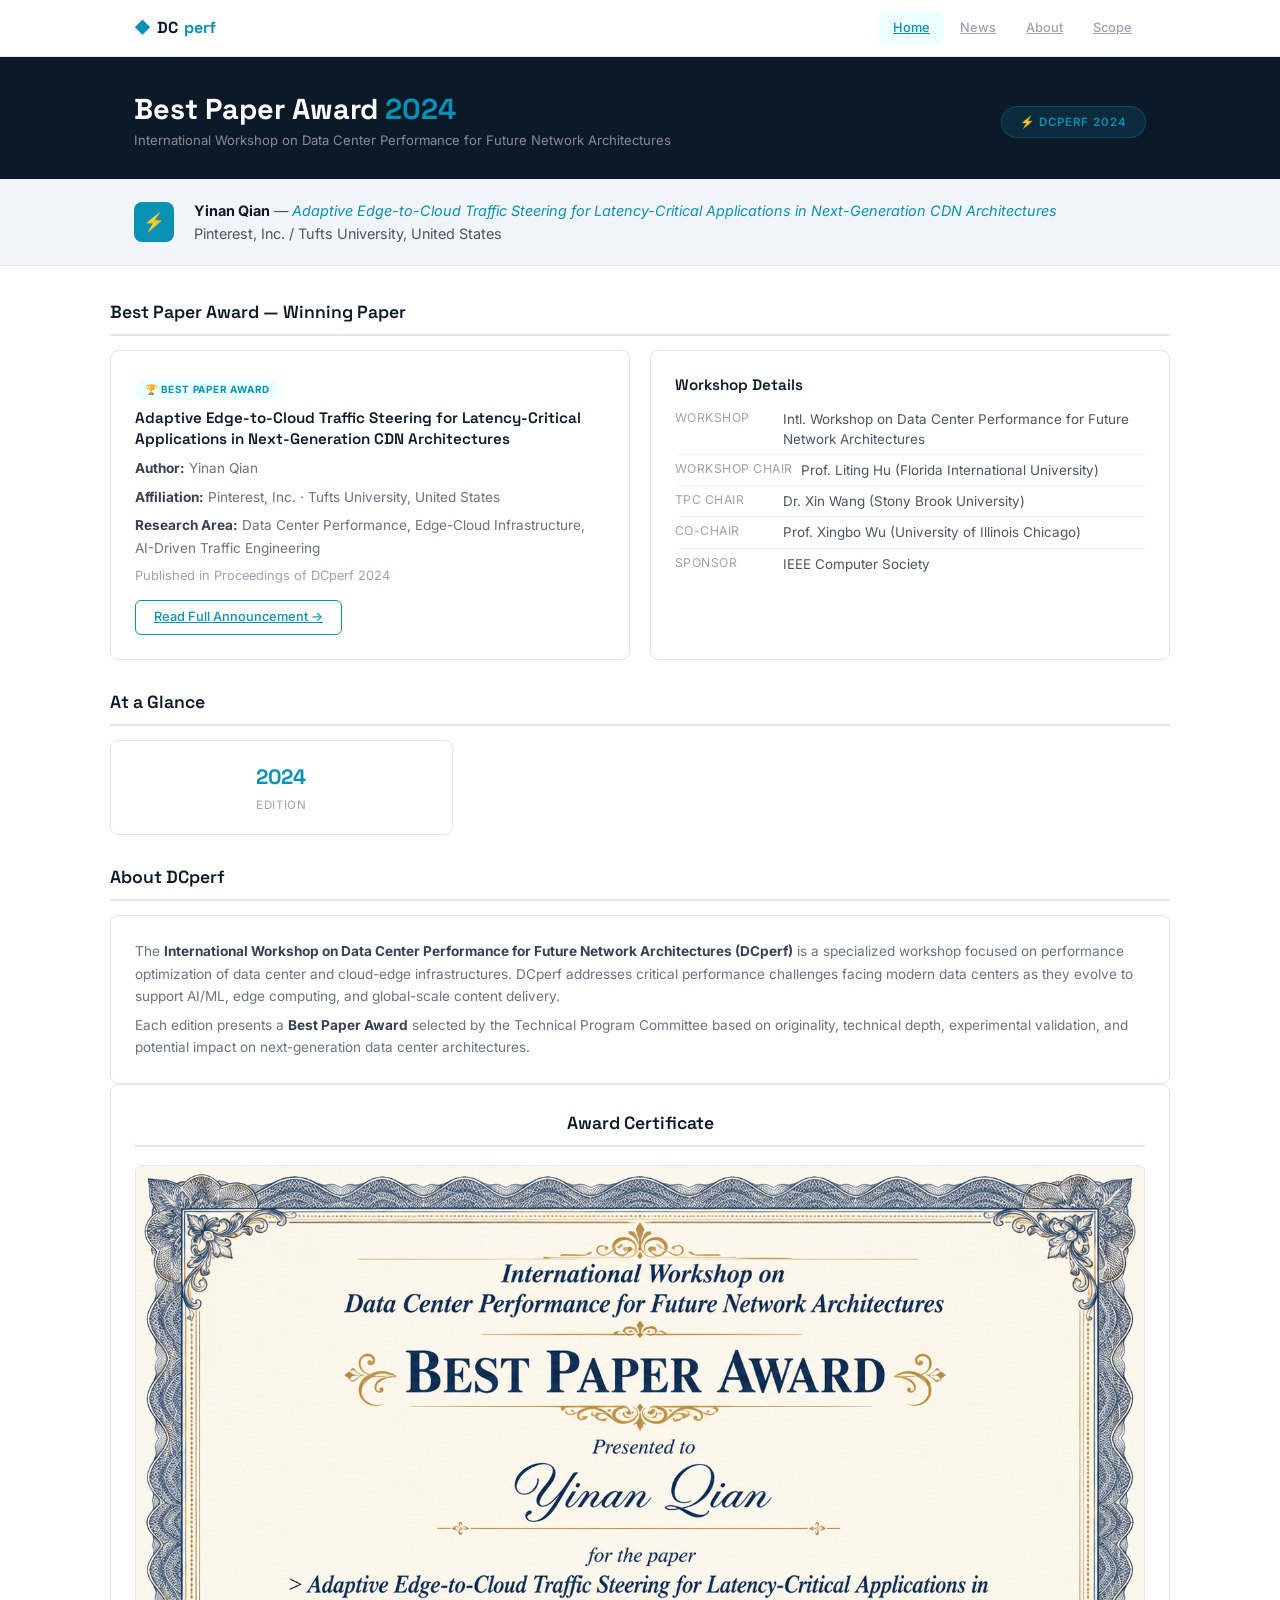
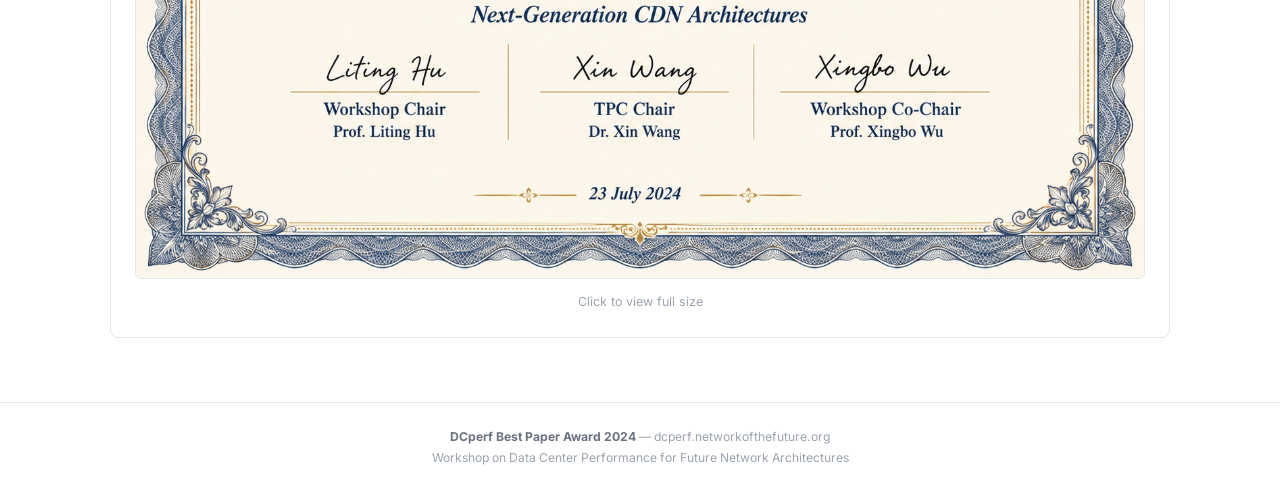
<file: index.html>
<!DOCTYPE html>
<html lang="en">
<head>
  <meta charset="UTF-8">
  <meta name="viewport" content="width=device-width, initial-scale=1.0">
  <title>DCperf 2024 Best Paper Award</title>
  <meta name="description" content="DCperf 2024 Best Paper Award — Workshop on Data Center Performance for Future Network Architectures.">
  <link rel="stylesheet" href="/css/style.css">
  <link rel="icon" href="data:image/svg+xml,<svg xmlns=%22http://www.w3.org/2000/svg%22 viewBox=%220 0 100 100%22><text y=%22.9em%22 font-size=%2290%22>⚡</text></svg>">
</head>
<body>

<header class="site-hdr">
  <div class="container hdr-inner">
    <div class="logo"><span style="color:var(--cyan);">◆</span> DC<span style="color:var(--cyan);">perf</span></div>
    <button class="menu-btn" onclick="document.querySelector('.nav').classList.toggle('open')">☰</button>
    <nav class="nav">
      <a href="/" class="active">Home</a>
      <a href="/news/">News</a>
      <a href="/about.html">About</a>
      <a href="/scope.html">Scope</a>
    
    </nav>
  </div>
</header>

<div class="hero-bar">
  <div class="container">
    <div>
      <h1>Best Paper Award <span class="hl">2024</span></h1>
      <div class="sub">International Workshop on Data Center Performance for Future Network Architectures</div>
    </div>
    <div class="badge">⚡ DCperf 2024</div>
  </div>
</div>

<div class="winner-strip">
  <div class="container">
    <div class="icon">⚡</div>
    <div class="text">
      <strong>Yinan Qian</strong> — <em>Adaptive Edge-to-Cloud Traffic Steering for Latency-Critical Applications in Next-Generation CDN Architectures</em><br>
      Pinterest, Inc. / Tufts University, United States
    </div>
  </div>
</div>

<div class="container page-main">

  <h2 class="section-title">Best Paper Award — Winning Paper</h2>

  <div class="grid-2">
    <div class="card">
      <span class="tag">🏆 Best Paper Award</span>
      <h3>Adaptive Edge-to‑Cloud Traffic Steering for Latency‑Critical Applications in Next‑Generation CDN Architectures</h3>
      <p><strong>Author:</strong> Yinan Qian</p>
      <p><strong>Affiliation:</strong> Pinterest, Inc. · Tufts University, United States</p>
      <p><strong>Research Area:</strong> Data Center Performance, Edge-Cloud Infrastructure, AI-Driven Traffic Engineering</p>
      <p style="color:var(--slate-400);font-size:0.8rem;margin-top:6px;">Published in Proceedings of DCperf 2024</p>
      <a href="/news/yinan-qian-award.html" class="btn">Read Full Announcement →</a>
    </div>

    <div class="card">
      <h3>Workshop Details</h3>
      <ul>
        <li><span class="lbl">Workshop</span>Intl. Workshop on Data Center Performance for Future Network Architectures</li>
        <li><span class="lbl">Workshop Chair</span>Prof. Liting Hu (Florida International University)</li>
        <li><span class="lbl">TPC Chair</span>Dr. Xin Wang (Stony Brook University)</li>
        <li><span class="lbl">Co-Chair</span>Prof. Xingbo Wu (University of Illinois Chicago)</li>
        <li><span class="lbl">Sponsor</span>IEEE Computer Society</li>
      </ul>
    </div>
  </div>

  <h2 class="section-title">At a Glance</h2>

  <div class="grid-3">
    <div class="feat-card">
      <div class="num">2024</div>
      <div class="lbl">Edition</div>
    </div>
  </div>

  <h2 class="section-title">About DCperf</h2>

  <div class="card-full">
    <p>The <strong>International Workshop on Data Center Performance for Future Network Architectures (DCperf)</strong> is a specialized workshop focused on performance optimization of data center and cloud-edge infrastructures. DCperf addresses critical performance challenges facing modern data centers as they evolve to support AI/ML, edge computing, and global-scale content delivery.</p>
    <p>Each edition presents a <strong>Best Paper Award</strong> selected by the Technical Program Committee based on originality, technical depth, experimental validation, and potential impact on next-generation data center architectures.</p>
  </div>

  <!-- Certificate -->
  <div class="card-full" style="text-align:center;">
    <h2 class="section-title">Award Certificate</h2>
    <a href="/images/certificate.jpg" target="_blank">
      <img src="/images/certificate.jpg" alt="DCperf 2024 Best Paper Award Certificate" style="max-width:100%;height:auto;border:1px solid var(--border);border-radius:6px;margin-top:4px;">
    </a>
    <p style="font-size:0.78rem;color:var(--slate-400);margin-top:6px;">Click to view full size</p>
  </div>

</div>

<footer class="site-ftr">
  <div class="container">
    <p><strong>DCperf Best Paper Award 2024</strong> — dcperf.networkofthefuture.org</p>
    <p>Workshop on Data Center Performance for Future Network Architectures</p>
  </div>
</footer>

<script>
document.addEventListener('DOMContentLoaded', function() {
  var btn = document.querySelector('.menu-btn');
  var nav = document.querySelector('.nav');
  if (btn) btn.addEventListener('click', function() { nav.classList.toggle('open'); });
  nav.querySelectorAll('a').forEach(function(l) { l.addEventListener('click', function() { nav.classList.remove('open'); }); });
});
</script>

</body>
</html>
</file>
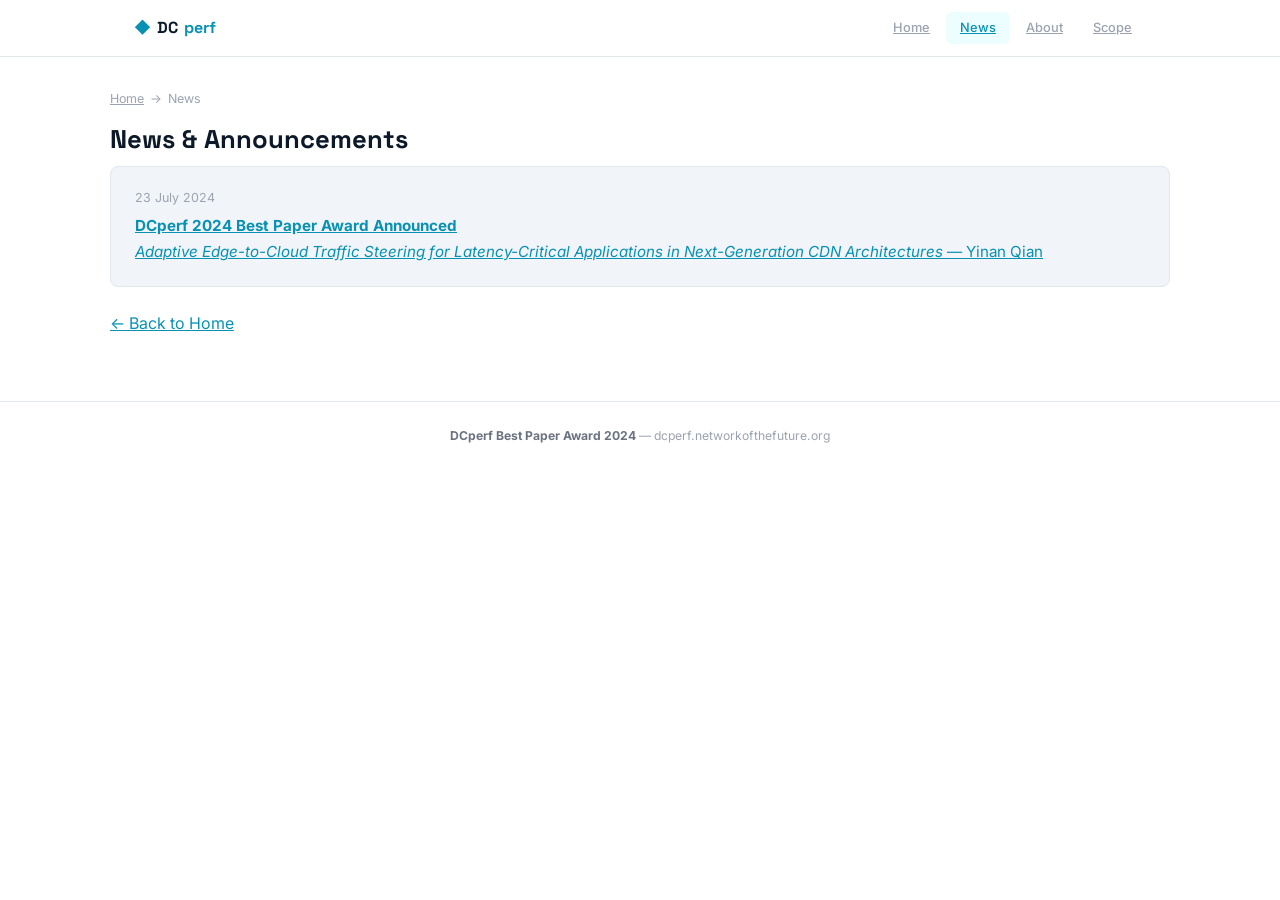
<file: news/index.html>
<!DOCTYPE html>
<html lang="en">
<head>
  <meta charset="UTF-8">
  <meta name="viewport" content="width=device-width, initial-scale=1.0">
  <title>News — DCperf 2024 Best Paper Award</title>
  <link rel="stylesheet" href="/css/style.css">
  <link rel="icon" href="data:image/svg+xml,<svg xmlns=%22http://www.w3.org/2000/svg%22 viewBox=%220 0 100 100%22><text y=%22.9em%22 font-size=%2290%22>⚡</text></svg>">
</head>
<body>
<header class="site-hdr">
  <div class="container hdr-inner">
    <div class="logo"><span style="color:var(--cyan);">◆</span> DC<span style="color:var(--cyan);">perf</span></div>
    <button class="menu-btn" onclick="document.querySelector('.nav').classList.toggle('open')">☰</button>
    <nav class="nav">
      <a href="/">Home</a>
      <a href="/news/" class="active">News</a>
      <a href="/about.html">About</a>
      <a href="/scope.html">Scope</a>
    
    </nav>
  </div>
</header>

<div class="container page-section">
  <div class="breadcrumb"><a href="/">Home</a><span>→</span><span>News</span></div>
  <h1>News &amp; Announcements</h1>

  <div style="background:var(--slate-100);border:1px solid var(--border);border-radius:8px;padding:20px 24px;">
    <p style="font-size:0.78rem;color:var(--slate-400);margin-bottom:4px;">23 July 2024</p>
    <p style="font-size:0.95rem;margin-bottom:0;"><a href="/news/yinan-qian-award.html"><strong>DCperf 2024 Best Paper Award Announced</strong><br>
    <em>Adaptive Edge-to-Cloud Traffic Steering for Latency-Critical Applications in Next-Generation CDN Architectures</em> — Yinan Qian</a></p>
  </div>

  <div style="margin-top:24px;"><a href="/">← Back to Home</a></div>
</div>

<footer class="site-ftr">
  <div class="container"><p><strong>DCperf Best Paper Award 2024</strong> — dcperf.networkofthefuture.org</p></div>
</footer>
<script>
document.addEventListener('DOMContentLoaded', function() {
  var btn = document.querySelector('.menu-btn');
  var nav = document.querySelector('.nav');
  if (btn) btn.addEventListener('click', function() { nav.classList.toggle('open'); });
  nav.querySelectorAll('a').forEach(function(l) { l.addEventListener('click', function() { nav.classList.remove('open'); }); });
});
</script>
</body>
</html>
</file>
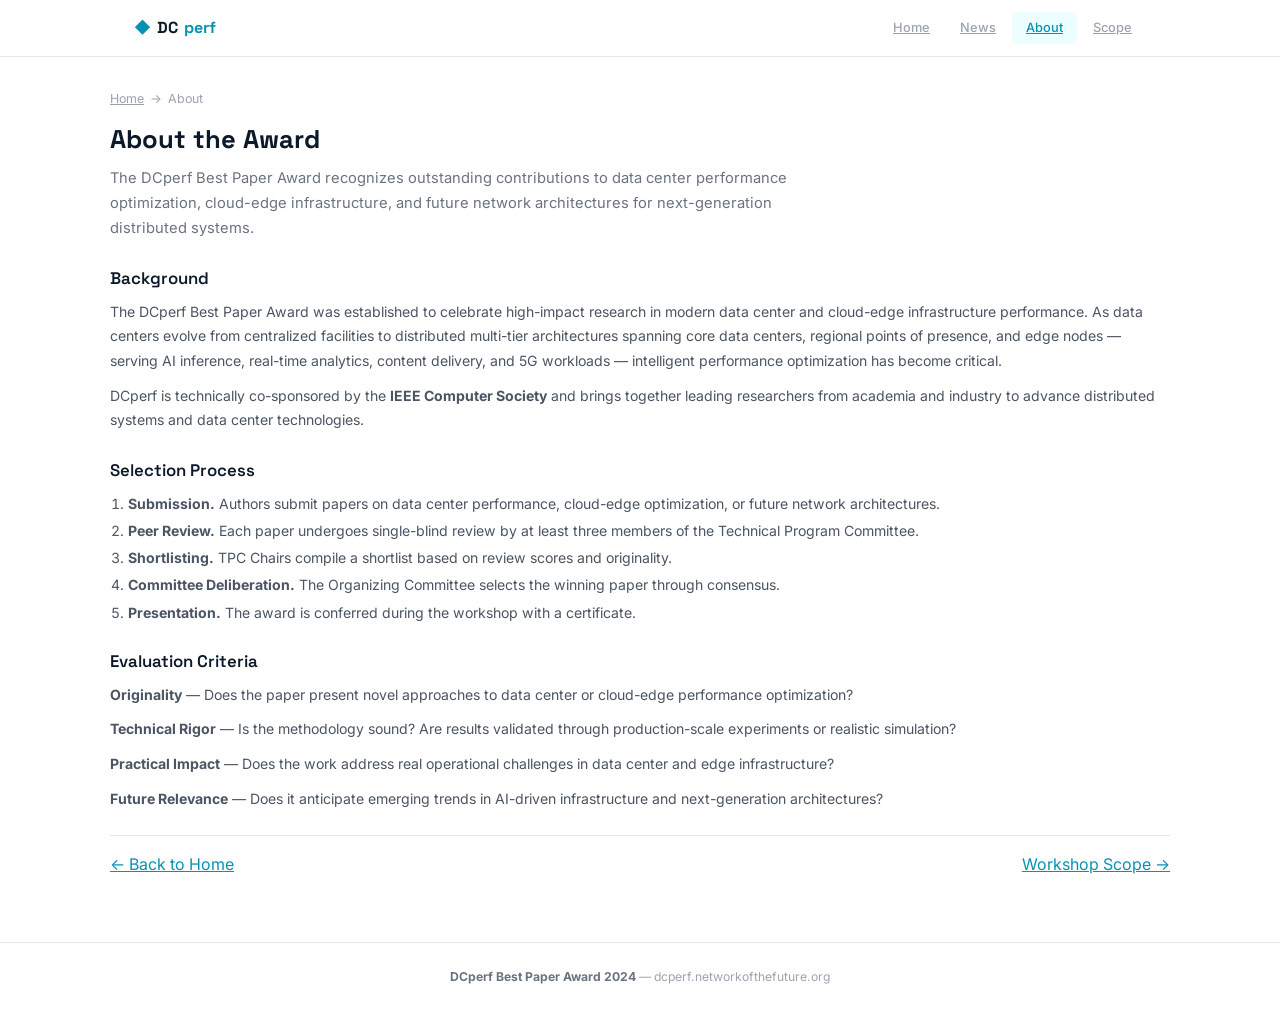
<file: about.html>
<!DOCTYPE html>
<html lang="en">
<head>
  <meta charset="UTF-8">
  <meta name="viewport" content="width=device-width, initial-scale=1.0">
  <title>About — DCperf Best Paper Award</title>
  <link rel="stylesheet" href="/css/style.css">
  <link rel="icon" href="data:image/svg+xml,<svg xmlns=%22http://www.w3.org/2000/svg%22 viewBox=%220 0 100 100%22><text y=%22.9em%22 font-size=%2290%22>⚡</text></svg>">
</head>
<body>
<header class="site-hdr">
  <div class="container hdr-inner">
    <div class="logo"><span style="color:var(--cyan);">◆</span> DC<span style="color:var(--cyan);">perf</span></div>
    <button class="menu-btn" onclick="document.querySelector('.nav').classList.toggle('open')">☰</button>
    <nav class="nav">
      <a href="/">Home</a>
      <a href="/news/">News</a>
      <a href="/about.html" class="active">About</a>
      <a href="/scope.html">Scope</a>
    
    </nav>
  </div>
</header>

<div class="container page-section">
  <div class="breadcrumb"><a href="/">Home</a><span>→</span><span>About</span></div>
  <h1>About the Award</h1>
  <p class="lead">The DCperf Best Paper Award recognizes outstanding contributions to data center performance optimization, cloud-edge infrastructure, and future network architectures for next-generation distributed systems.</p>

  <h2>Background</h2>
  <p>The DCperf Best Paper Award was established to celebrate high-impact research in modern data center and cloud-edge infrastructure performance. As data centers evolve from centralized facilities to distributed multi-tier architectures spanning core data centers, regional points of presence, and edge nodes — serving AI inference, real-time analytics, content delivery, and 5G workloads — intelligent performance optimization has become critical.</p>
  <p>DCperf is technically co-sponsored by the <strong>IEEE Computer Society</strong> and brings together leading researchers from academia and industry to advance distributed systems and data center technologies.</p>

  <h2>Selection Process</h2>
  <ol>
    <li><strong>Submission.</strong> Authors submit papers on data center performance, cloud-edge optimization, or future network architectures.</li>
    <li><strong>Peer Review.</strong> Each paper undergoes single-blind review by at least three members of the Technical Program Committee.</li>
    <li><strong>Shortlisting.</strong> TPC Chairs compile a shortlist based on review scores and originality.</li>
    <li><strong>Committee Deliberation.</strong> The Organizing Committee selects the winning paper through consensus.</li>
    <li><strong>Presentation.</strong> The award is conferred during the workshop with a certificate.</li>
  </ol>

  <h2>Evaluation Criteria</h2>
  <p><strong>Originality</strong> — Does the paper present novel approaches to data center or cloud-edge performance optimization?</p>
  <p><strong>Technical Rigor</strong> — Is the methodology sound? Are results validated through production-scale experiments or realistic simulation?</p>
  <p><strong>Practical Impact</strong> — Does the work address real operational challenges in data center and edge infrastructure?</p>
  <p><strong>Future Relevance</strong> — Does it anticipate emerging trends in AI-driven infrastructure and next-generation architectures?</p>

  <div style="margin-top:24px;padding-top:16px;border-top:1px solid var(--border);display:flex;justify-content:space-between;">
    <a href="/">← Back to Home</a>
    <a href="/scope.html">Workshop Scope →</a>
  </div>
</div>

<footer class="site-ftr">
  <div class="container"><p><strong>DCperf Best Paper Award 2024</strong> — dcperf.networkofthefuture.org</p></div>
</footer>
<script>
document.addEventListener('DOMContentLoaded', function() {
  var btn = document.querySelector('.menu-btn');
  var nav = document.querySelector('.nav');
  if (btn) btn.addEventListener('click', function() { nav.classList.toggle('open'); });
  nav.querySelectorAll('a').forEach(function(l) { l.addEventListener('click', function() { nav.classList.remove('open'); }); });
});
</script>
</body>
</html>
</file>
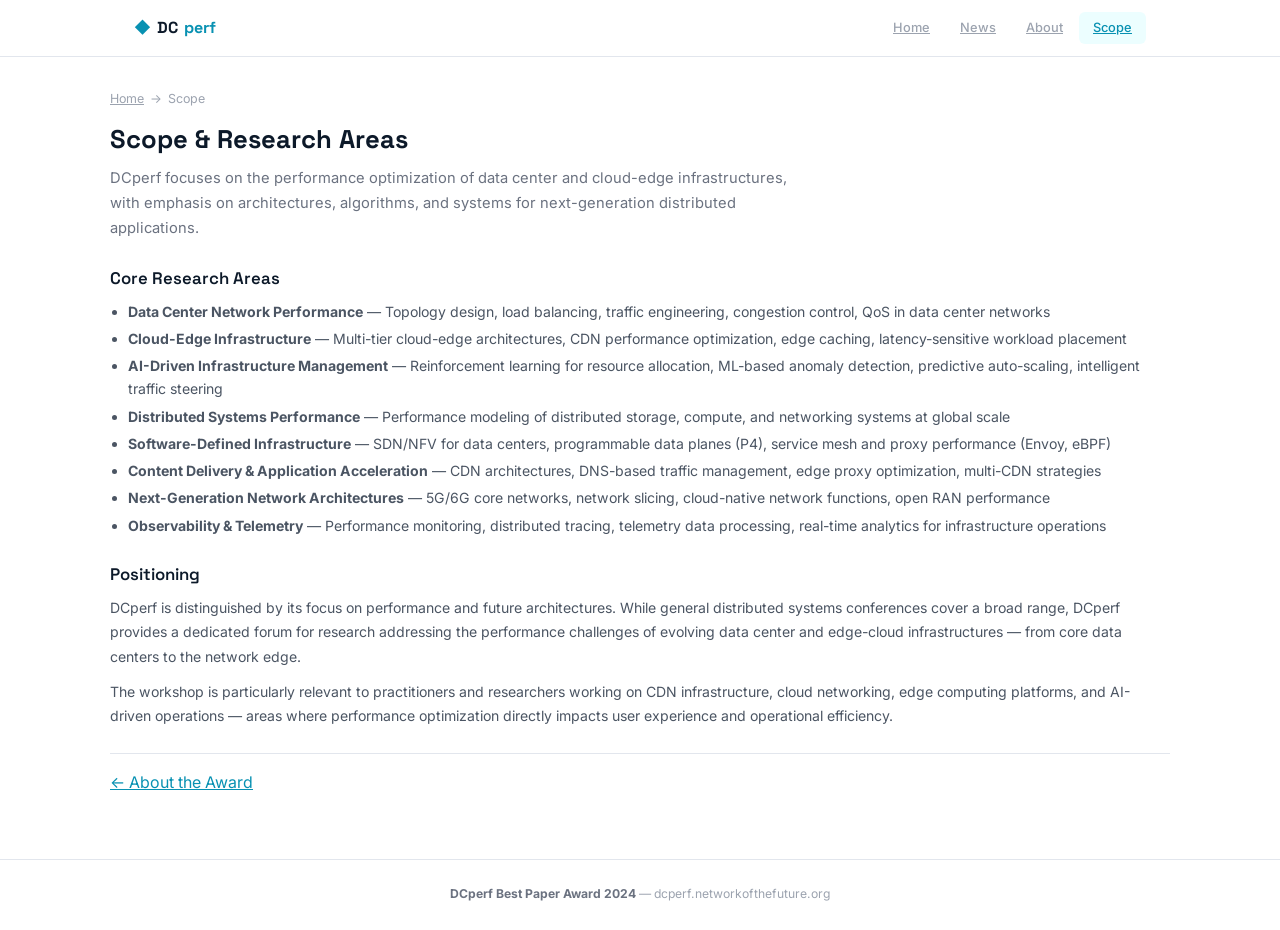
<file: scope.html>
<!DOCTYPE html>
<html lang="en">
<head>
  <meta charset="UTF-8">
  <meta name="viewport" content="width=device-width, initial-scale=1.0">
  <title>Scope — DCperf Workshop</title>
  <link rel="stylesheet" href="/css/style.css">
  <link rel="icon" href="data:image/svg+xml,<svg xmlns=%22http://www.w3.org/2000/svg%22 viewBox=%220 0 100 100%22><text y=%22.9em%22 font-size=%2290%22>⚡</text></svg>">
</head>
<body>
<header class="site-hdr">
  <div class="container hdr-inner">
    <div class="logo"><span style="color:var(--cyan);">◆</span> DC<span style="color:var(--cyan);">perf</span></div>
    <button class="menu-btn" onclick="document.querySelector('.nav').classList.toggle('open')">☰</button>
    <nav class="nav">
      <a href="/">Home</a>
      <a href="/news/">News</a>
      <a href="/about.html">About</a>
      <a href="/scope.html" class="active">Scope</a>
    
    </nav>
  </div>
</header>

<div class="container page-section">
  <div class="breadcrumb"><a href="/">Home</a><span>→</span><span>Scope</span></div>
  <h1>Scope &amp; Research Areas</h1>
  <p class="lead">DCperf focuses on the performance optimization of data center and cloud-edge infrastructures, with emphasis on architectures, algorithms, and systems for next-generation distributed applications.</p>

  <h2>Core Research Areas</h2>
  <ul>
    <li><strong>Data Center Network Performance</strong> — Topology design, load balancing, traffic engineering, congestion control, QoS in data center networks</li>
    <li><strong>Cloud-Edge Infrastructure</strong> — Multi-tier cloud-edge architectures, CDN performance optimization, edge caching, latency-sensitive workload placement</li>
    <li><strong>AI-Driven Infrastructure Management</strong> — Reinforcement learning for resource allocation, ML-based anomaly detection, predictive auto-scaling, intelligent traffic steering</li>
    <li><strong>Distributed Systems Performance</strong> — Performance modeling of distributed storage, compute, and networking systems at global scale</li>
    <li><strong>Software-Defined Infrastructure</strong> — SDN/NFV for data centers, programmable data planes (P4), service mesh and proxy performance (Envoy, eBPF)</li>
    <li><strong>Content Delivery &amp; Application Acceleration</strong> — CDN architectures, DNS-based traffic management, edge proxy optimization, multi-CDN strategies</li>
    <li><strong>Next-Generation Network Architectures</strong> — 5G/6G core networks, network slicing, cloud-native network functions, open RAN performance</li>
    <li><strong>Observability &amp; Telemetry</strong> — Performance monitoring, distributed tracing, telemetry data processing, real-time analytics for infrastructure operations</li>
  </ul>

  <h2>Positioning</h2>
  <p>DCperf is distinguished by its focus on performance and future architectures. While general distributed systems conferences cover a broad range, DCperf provides a dedicated forum for research addressing the performance challenges of evolving data center and edge-cloud infrastructures — from core data centers to the network edge.</p>
  <p>The workshop is particularly relevant to practitioners and researchers working on CDN infrastructure, cloud networking, edge computing platforms, and AI-driven operations — areas where performance optimization directly impacts user experience and operational efficiency.</p>

  <div style="margin-top:24px;padding-top:16px;border-top:1px solid var(--border);display:flex;justify-content:space-between;">
    <a href="/about.html">← About the Award</a>
  </div>
</div>

<footer class="site-ftr">
  <div class="container"><p><strong>DCperf Best Paper Award 2024</strong> — dcperf.networkofthefuture.org</p></div>
</footer>
<script>
document.addEventListener('DOMContentLoaded', function() {
  var btn = document.querySelector('.menu-btn');
  var nav = document.querySelector('.nav');
  if (btn) btn.addEventListener('click', function() { nav.classList.toggle('open'); });
  nav.querySelectorAll('a').forEach(function(l) { l.addEventListener('click', function() { nav.classList.remove('open'); }); });
});
</script>
</body>
</html>
</file>
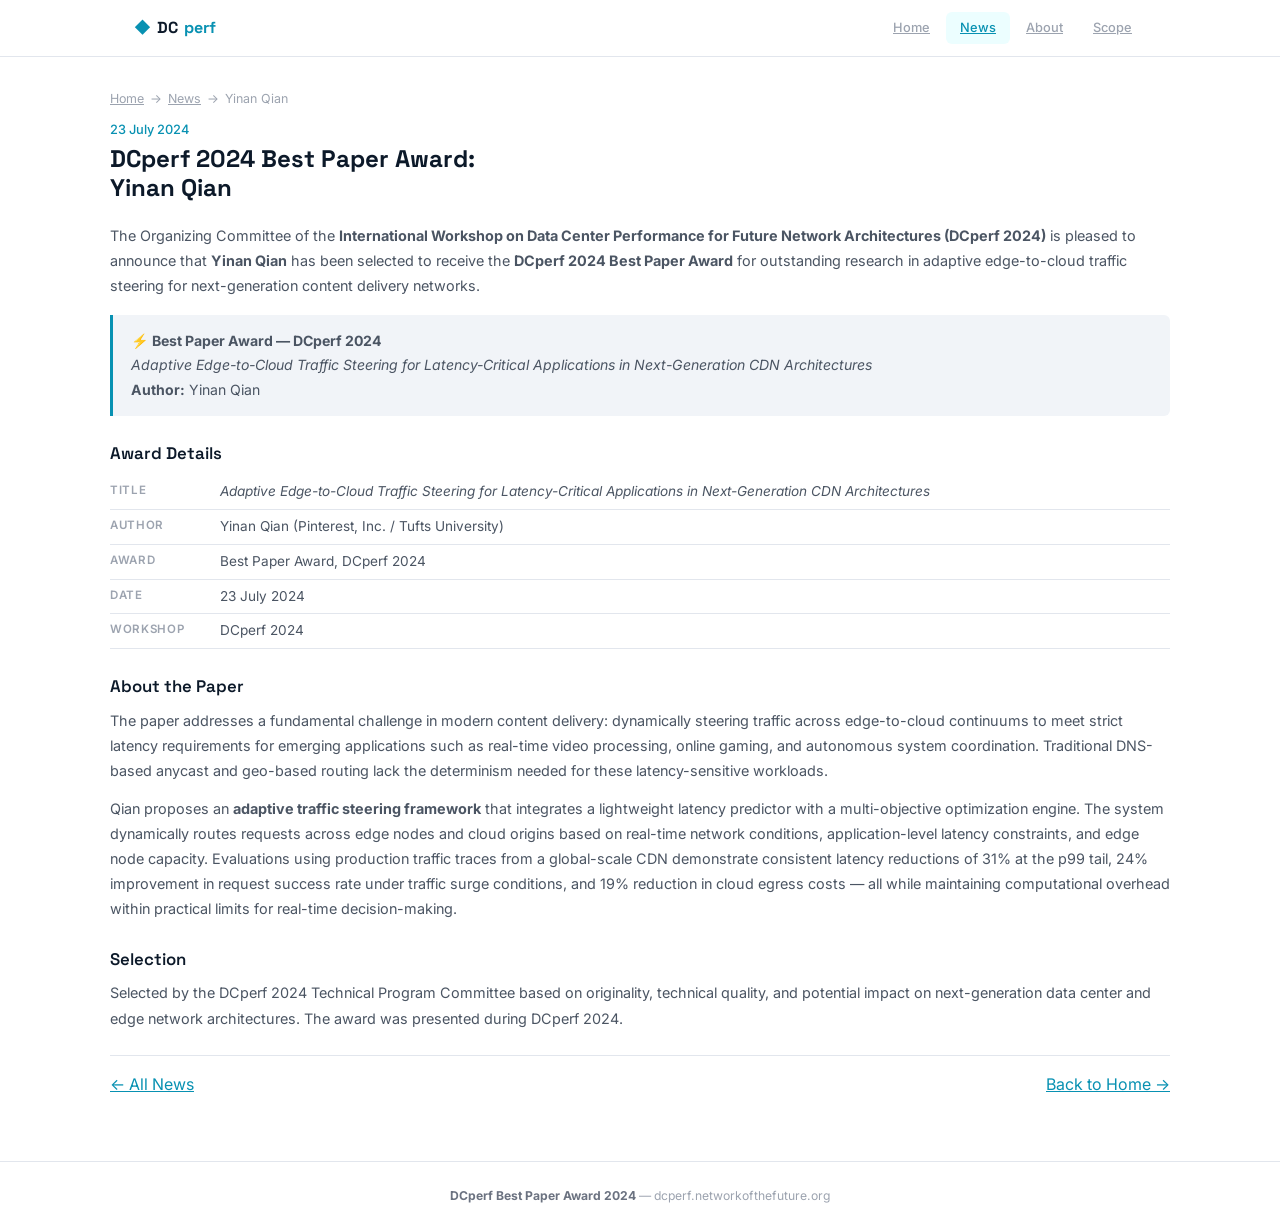
<file: news/yinan-qian-award.html>
<!DOCTYPE html>
<html lang="en">
<head>
  <meta charset="UTF-8">
  <meta name="viewport" content="width=device-width, initial-scale=1.0">
  <title>DCperf 2024 Best Paper Award — Yinan Qian</title>
  <link rel="stylesheet" href="/css/style.css">
  <link rel="icon" href="data:image/svg+xml,<svg xmlns=%22http://www.w3.org/2000/svg%22 viewBox=%220 0 100 100%22><text y=%22.9em%22 font-size=%2290%22>⚡</text></svg>">
</head>
<body>
<header class="site-hdr">
  <div class="container hdr-inner">
    <div class="logo"><span style="color:var(--cyan);">◆</span> DC<span style="color:var(--cyan);">perf</span></div>
    <button class="menu-btn" onclick="document.querySelector('.nav').classList.toggle('open')">☰</button>
    <nav class="nav">
      <a href="/">Home</a>
      <a href="/news/" class="active">News</a>
      <a href="/about.html">About</a>
      <a href="/scope.html">Scope</a>
    
    </nav>
  </div>
</header>

<div class="container page-section">
  <div class="breadcrumb"><a href="/">Home</a><span>→</span><a href="/news/">News</a><span>→</span><span>Yinan Qian</span></div>

  <div style="margin-bottom:20px;">
    <p style="font-size:0.8rem;color:var(--cyan);font-weight:500;margin-bottom:4px;">23 July 2024</p>
    <h1 style="font-family:var(--font-display);font-weight:700;font-size:1.5rem;color:var(--navy);line-height:1.2;">DCperf 2024 Best Paper Award:<br>Yinan Qian</h1>
  </div>

  <p style="font-size:0.9rem;color:var(--slate-600);line-height:1.75;margin-bottom:16px;">The Organizing Committee of the <strong>International Workshop on Data Center Performance for Future Network Architectures (DCperf 2024)</strong> is pleased to announce that <strong>Yinan Qian</strong> has been selected to receive the <strong>DCperf 2024 Best Paper Award</strong> for outstanding research in adaptive edge-to-cloud traffic steering for next-generation content delivery networks.</p>

  <div style="background:var(--slate-100);border-left:3px solid var(--cyan);padding:14px 18px;border-radius:0 6px 6px 0;margin-bottom:20px;">
    <p style="font-size:0.88rem;margin-bottom:0;"><strong>⚡ Best Paper Award — DCperf 2024</strong><br>
    <em>Adaptive Edge-to-Cloud Traffic Steering for Latency-Critical Applications in Next-Generation CDN Architectures</em><br>
    <strong>Author:</strong> Yinan Qian</p>
  </div>

  <h2 style="font-family:var(--font-display);font-weight:600;font-size:1.05rem;color:var(--navy);margin:24px 0 8px;">Award Details</h2>
  <div style="margin-bottom:16px;">
    <div style="display:flex;padding:6px 0;border-bottom:1px solid var(--border);font-size:0.85rem;">
      <span style="flex:0 0 110px;font-weight:600;font-size:0.72rem;color:var(--slate-400);text-transform:uppercase;letter-spacing:0.06em;">Title</span>
      <span style="flex:1;color:var(--slate-600);"><em>Adaptive Edge-to-Cloud Traffic Steering for Latency-Critical Applications in Next-Generation CDN Architectures</em></span>
    </div>
    <div style="display:flex;padding:6px 0;border-bottom:1px solid var(--border);font-size:0.85rem;">
      <span style="flex:0 0 110px;font-weight:600;font-size:0.72rem;color:var(--slate-400);text-transform:uppercase;letter-spacing:0.06em;">Author</span>
      <span style="flex:1;color:var(--slate-600);">Yinan Qian (Pinterest, Inc. / Tufts University)</span>
    </div>
    <div style="display:flex;padding:6px 0;border-bottom:1px solid var(--border);font-size:0.85rem;">
      <span style="flex:0 0 110px;font-weight:600;font-size:0.72rem;color:var(--slate-400);text-transform:uppercase;letter-spacing:0.06em;">Award</span>
      <span style="flex:1;color:var(--slate-600);">Best Paper Award, DCperf 2024</span>
    </div>
    <div style="display:flex;padding:6px 0;border-bottom:1px solid var(--border);font-size:0.85rem;">
      <span style="flex:0 0 110px;font-weight:600;font-size:0.72rem;color:var(--slate-400);text-transform:uppercase;letter-spacing:0.06em;">Date</span>
      <span style="flex:1;color:var(--slate-600);">23 July 2024</span>
    </div>
    <div style="display:flex;padding:6px 0;border-bottom:1px solid var(--border);font-size:0.85rem;">
      <span style="flex:0 0 110px;font-weight:600;font-size:0.72rem;color:var(--slate-400);text-transform:uppercase;letter-spacing:0.06em;">Workshop</span>
      <span style="flex:1;color:var(--slate-600);">DCperf 2024</span>
    </div>
  </div>

  <h2 style="font-family:var(--font-display);font-weight:600;font-size:1.05rem;color:var(--navy);margin:24px 0 8px;">About the Paper</h2>
  <p style="font-size:0.9rem;color:var(--slate-600);line-height:1.75;margin-bottom:12px;">The paper addresses a fundamental challenge in modern content delivery: dynamically steering traffic across edge-to-cloud continuums to meet strict latency requirements for emerging applications such as real-time video processing, online gaming, and autonomous system coordination. Traditional DNS-based anycast and geo-based routing lack the determinism needed for these latency-sensitive workloads.</p>
  <p style="font-size:0.9rem;color:var(--slate-600);line-height:1.75;margin-bottom:12px;">Qian proposes an <strong>adaptive traffic steering framework</strong> that integrates a lightweight latency predictor with a multi-objective optimization engine. The system dynamically routes requests across edge nodes and cloud origins based on real-time network conditions, application-level latency constraints, and edge node capacity. Evaluations using production traffic traces from a global-scale CDN demonstrate consistent latency reductions of 31% at the p99 tail, 24% improvement in request success rate under traffic surge conditions, and 19% reduction in cloud egress costs — all while maintaining computational overhead within practical limits for real-time decision-making.</p>

  <h2 style="font-family:var(--font-display);font-weight:600;font-size:1.05rem;color:var(--navy);margin:24px 0 8px;">Selection</h2>
  <p style="font-size:0.9rem;color:var(--slate-600);line-height:1.75;">Selected by the DCperf 2024 Technical Program Committee based on originality, technical quality, and potential impact on next-generation data center and edge network architectures. The award was presented during DCperf 2024.</p>

  <div style="margin-top:24px;padding-top:16px;border-top:1px solid var(--border);display:flex;justify-content:space-between;">
    <a href="/news/">← All News</a>
    <a href="/">Back to Home →</a>
  </div>
</div>

<footer class="site-ftr">
  <div class="container"><p><strong>DCperf Best Paper Award 2024</strong> — dcperf.networkofthefuture.org</p></div>
</footer>
<script>
document.addEventListener('DOMContentLoaded', function() {
  var btn = document.querySelector('.menu-btn');
  var nav = document.querySelector('.nav');
  if (btn) btn.addEventListener('click', function() { nav.classList.toggle('open'); });
  nav.querySelectorAll('a').forEach(function(l) { l.addEventListener('click', function() { nav.classList.remove('open'); }); });
});
</script>
</body>
</html>
</file>
<file: css/style.css>
/* ============================================
   DCperf 2024 — Clean, structured, professional
   Compact layout with clear visual hierarchy
   ============================================ */

@import url('https://fonts.googleapis.com/css2?family=Inter:wght@300;400;500;600;700;800&family=Space+Grotesk:wght@400;500;600;700&display=swap');

:root {
  --bg:         #ffffff;
  --bg-alt:     #f5f7fa;
  --navy:       #0c1929;
  --slate-100:  #f1f4f8;
  --slate-200:  #e2e6ed;
  --slate-300:  #c9cfd9;
  --slate-400:  #9ca3af;
  --slate-500:  #6b7280;
  --slate-600:  #4b5563;
  --slate-700:  #374151;
  --cyan:       #0891b2;
  --cyan-light: #ecfeff;
  --cyan-dark:  #0e7490;
  --border:     #e2e6ed;
  --shadow-sm:  0 1px 2px rgba(12,25,41,0.04);
  --shadow-md:  0 2px 8px rgba(12,25,41,0.06);
  --font-display: 'Space Grotesk', 'Inter', sans-serif;
  --font-sans:    'Inter', -apple-system, BlinkMacSystemFont, sans-serif;
}

*, *::before, *::after { box-sizing: border-box; margin: 0; padding: 0; }
html { font-size: 16px; -webkit-font-smoothing: antialiased; }
body {
  font-family: var(--font-sans);
  color: var(--slate-700);
  background: var(--bg);
  line-height: 1.6;
}
a { color: var(--cyan); transition: color 0.15s; }
a:hover { color: var(--cyan-dark); }
::selection { background: var(--cyan-light); color: var(--navy); }

.container { max-width: 1060px; margin: 0 auto; padding: 0 24px; }

/* ============================================
   HEADER — thin, clean
   ============================================ */
.site-hdr {
  background: var(--bg);
  border-bottom: 1px solid var(--border);
  position: sticky; top: 0; z-index: 100;
}
.hdr-inner {
  display: flex; align-items: center; justify-content: space-between;
  height: 56px;
}
.logo {
  font-family: var(--font-display); font-weight: 700; font-size: 1rem;
  color: var(--navy); display: flex; align-items: center; gap: 6px;
}
.logo .accent { color: var(--cyan); }

.nav { display: flex; gap: 2px; }
.nav a {
  color: var(--slate-400); padding: 6px 14px; border-radius: 6px;
  font-size: 0.8rem; font-weight: 500; transition: all 0.15s;
}
.nav a:hover { color: var(--slate-600); background: var(--slate-100); }
.nav a.active { color: var(--cyan); background: var(--cyan-light); }

.menu-btn { display: none; background: none; border: 1px solid var(--border); color: var(--slate-400); padding: 6px 12px; border-radius: 6px; cursor: pointer; }

/* ============================================
   HERO BAR — compact like a page header
   ============================================ */
.hero-bar {
  background: var(--navy);
  padding: 36px 0 28px;
}
.hero-bar .container {
  display: flex;
  align-items: center;
  justify-content: space-between;
  gap: 24px;
}
.hero-bar h1 {
  font-family: var(--font-display); font-weight: 700;
  font-size: 1.8rem; color: white; line-height: 1.15;
}
.hero-bar h1 .hl { color: var(--cyan); }
.hero-bar .sub {
  font-size: 0.82rem; color: rgba(255,255,255,0.5);
  margin-top: 4px;
}
.hero-bar .badge {
  flex-shrink: 0;
  background: rgba(8,145,178,0.15);
  border: 1px solid rgba(8,145,178,0.3);
  padding: 6px 18px; border-radius: 100px;
  font-size: 0.72rem; font-weight: 600;
  letter-spacing: 0.08em; text-transform: uppercase; color: var(--cyan);
}

/* ============================================
   WINNER STRIP
   ============================================ */
.winner-strip {
  background: var(--slate-100);
  border-bottom: 1px solid var(--border);
  padding: 20px 0;
}
.winner-strip .container {
  display: flex;
  align-items: center;
  gap: 20px;
}
.winner-strip .icon {
  width: 40px; height: 40px;
  background: var(--cyan); border-radius: 8px;
  display: flex; align-items: center; justify-content: center;
  font-size: 1.1rem; color: white; flex-shrink: 0;
}
.winner-strip .text {
  font-size: 0.9rem; color: var(--slate-600); line-height: 1.6;
}
.winner-strip .text strong { color: var(--navy); }
.winner-strip .text em { color: var(--cyan); }

/* ============================================
   MAIN LAYOUT
   ============================================ */
.page-main { padding: 32px 0; }

.section-title {
  font-family: var(--font-display); font-weight: 600;
  font-size: 1.1rem; color: var(--navy);
  margin-bottom: 14px; padding-bottom: 8px;
  border-bottom: 2px solid var(--border);
}

/* ============================================
   TWO COLUMN
   ============================================ */
.grid-2 {
  display: grid;
  grid-template-columns: 1fr 1fr;
  gap: 20px;
  margin-bottom: 28px;
}

.card {
  background: var(--bg);
  border: 1px solid var(--border);
  border-radius: 8px;
  padding: 24px;
}
.card h3 {
  font-family: var(--font-display); font-weight: 600;
  font-size: 0.95rem; color: var(--navy);
  margin-bottom: 8px; line-height: 1.35;
}
.card p {
  font-size: 0.85rem; color: var(--slate-500);
  line-height: 1.65; margin-bottom: 6px;
}
.card p:last-child { margin-bottom: 0; }
.card p strong { color: var(--slate-700); }
.card ul { margin: 0; list-style: none; }
.card li {
  padding: 5px 0; border-bottom: 1px solid var(--slate-100);
  font-size: 0.84rem; color: var(--slate-600); line-height: 1.5;
  display: flex; gap: 8px;
}
.card li:last-child { border-bottom: none; }
.card li .lbl { color: var(--slate-400); flex-shrink: 0; min-width: 100px; font-size: 0.76rem; text-transform: uppercase; letter-spacing: 0.04em; }

.card .tag {
  display: inline-block;
  background: var(--cyan-light); color: var(--cyan);
  padding: 2px 10px; border-radius: 100px;
  font-size: 0.62rem; font-weight: 700; text-transform: uppercase;
  letter-spacing: 0.08em; margin-bottom: 8px;
}
.card .btn {
  display: inline-block; margin-top: 8px;
  border: 1px solid var(--cyan); color: var(--cyan);
  padding: 6px 18px; border-radius: 6px;
  font-size: 0.8rem; font-weight: 500; transition: all 0.15s;
}
.card .btn:hover { background: var(--cyan); color: white; }

/* Full-width card */
.card-full {
  border: 1px solid var(--border);
  border-radius: 8px;
  padding: 24px;
  background: var(--bg);
  margin-bottom: 0;
}
.card-full h3 {
  font-family: var(--font-display); font-weight: 600;
  font-size: 0.95rem; color: var(--navy); margin-bottom: 8px;
}
.card-full p {
  font-size: 0.85rem; color: var(--slate-500);
  line-height: 1.65; margin-bottom: 6px;
}
.card-full p:last-child { margin-bottom: 0; }
.card-full p strong { color: var(--slate-700); }

/* ============================================
   FULL WIDTH (scope, about, icdcs page layout)
   ============================================ */
.page-section { padding: 32px 0; }
.page-section h1 {
  font-family: var(--font-display); font-weight: 700;
  font-size: 1.6rem; color: var(--navy); margin-bottom: 6px;
}
.page-section .lead {
  font-size: 0.92rem; color: var(--slate-500);
  max-width: 680px; line-height: 1.7; margin-bottom: 24px;
}
.page-section h2 {
  font-family: var(--font-display); font-weight: 600;
  font-size: 1.05rem; color: var(--navy);
  margin: 24px 0 8px;
}
.page-section p {
  font-size: 0.88rem; color: var(--slate-600);
  line-height: 1.75; margin-bottom: 10px;
}
.page-section ul, .page-section ol {
  margin: 0 0 10px 18px; font-size: 0.88rem; color: var(--slate-600);
}
.page-section li { margin-bottom: 4px; line-height: 1.65; }

.breadcrumb {
  font-size: 0.78rem; color: var(--slate-400);
  margin-bottom: 10px; display: flex; gap: 6px;
}
.breadcrumb a { color: var(--slate-400); }
.breadcrumb a:hover { color: var(--cyan); }

/* ============================================
   3-COLUMN FEATURE ROW
   ============================================ */
.grid-3 {
  display: grid;
  grid-template-columns: 1fr 1fr 1fr;
  gap: 16px;
  margin-bottom: 28px;
}
.feat-card {
  background: var(--bg);
  border: 1px solid var(--border);
  border-radius: 8px;
  padding: 20px;
  text-align: center;
}
.feat-card .num {
  font-family: var(--font-display); font-weight: 700;
  font-size: 1.3rem; color: var(--cyan); margin-bottom: 2px;
}
.feat-card .lbl {
  font-size: 0.72rem; color: var(--slate-400); text-transform: uppercase;
  letter-spacing: 0.06em;
}

/* ============================================
   FOOTER
   ============================================ */
.site-ftr {
  border-top: 1px solid var(--border);
  padding: 24px 0;
  text-align: center;
  margin-top: 32px;
}
.site-ftr p { font-size: 0.76rem; color: var(--slate-400); margin-bottom: 2px; }
.site-ftr strong { color: var(--slate-500); }

/* ============================================
   RESPONSIVE
   ============================================ */
@media (max-width: 800px) {
  .grid-2, .grid-3 { grid-template-columns: 1fr; }
  .hero-bar .container { flex-direction: column; align-items: flex-start; }
  .winner-strip .container { flex-direction: column; align-items: flex-start; }
}
@media (max-width: 700px) {
  .menu-btn { display: block; }
  .nav { display: none; position: absolute; top: 56px; left: 0; right: 0;
    background: white; flex-direction: column; padding: 12px;
    border-bottom: 1px solid var(--border); }
  .nav.open { display: flex; }
}
</file>
